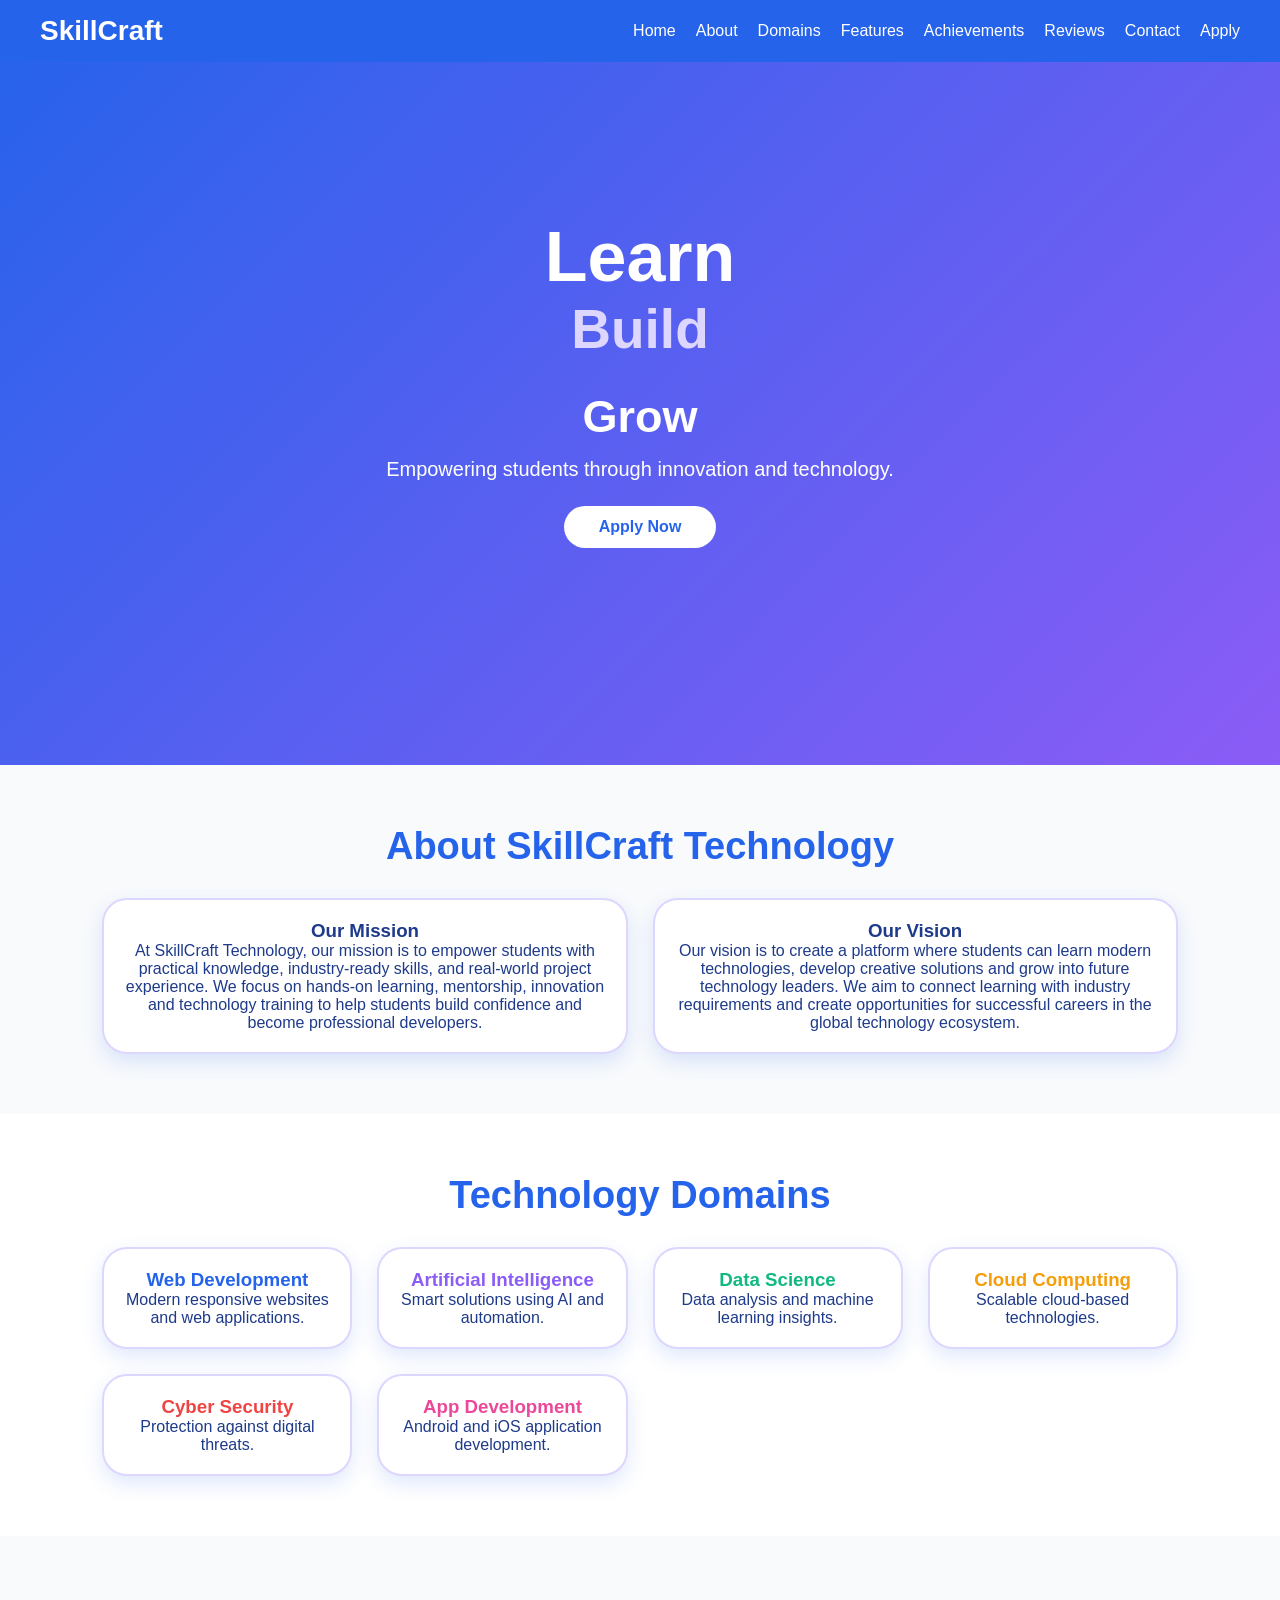
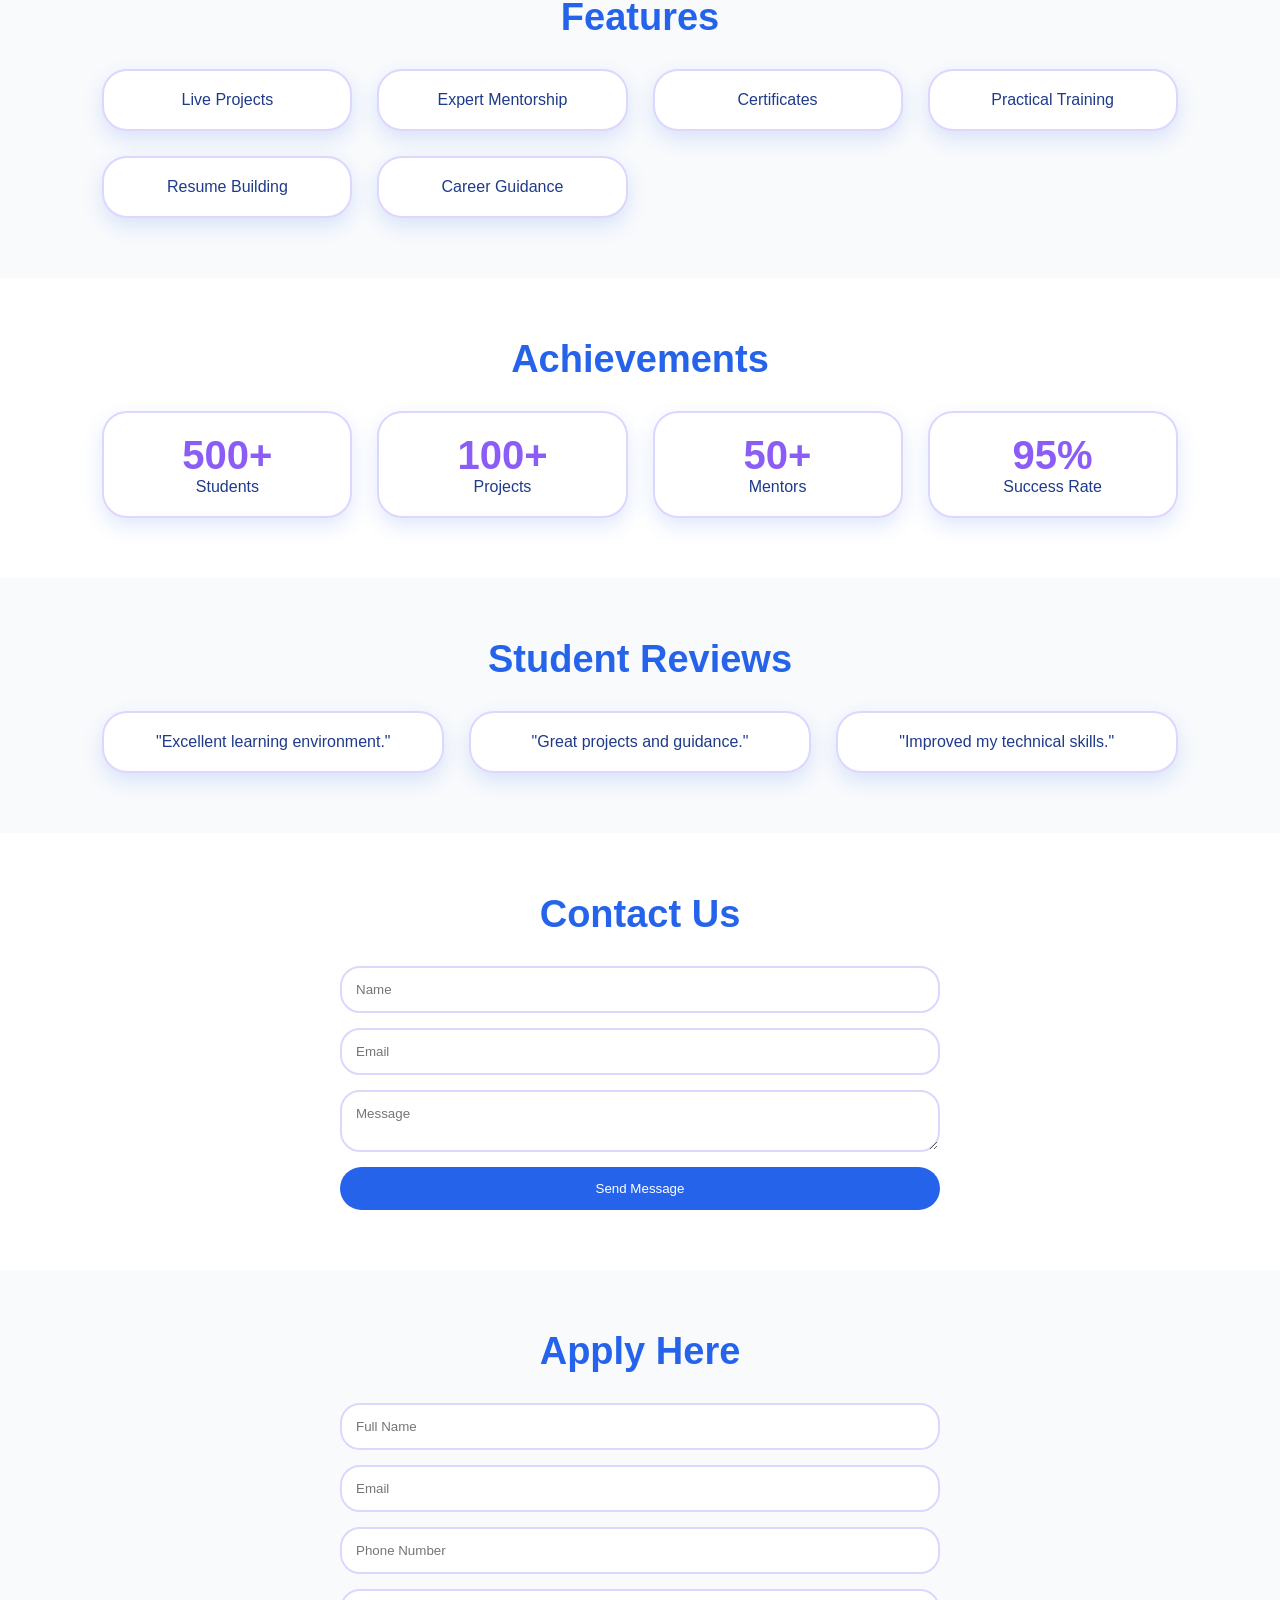
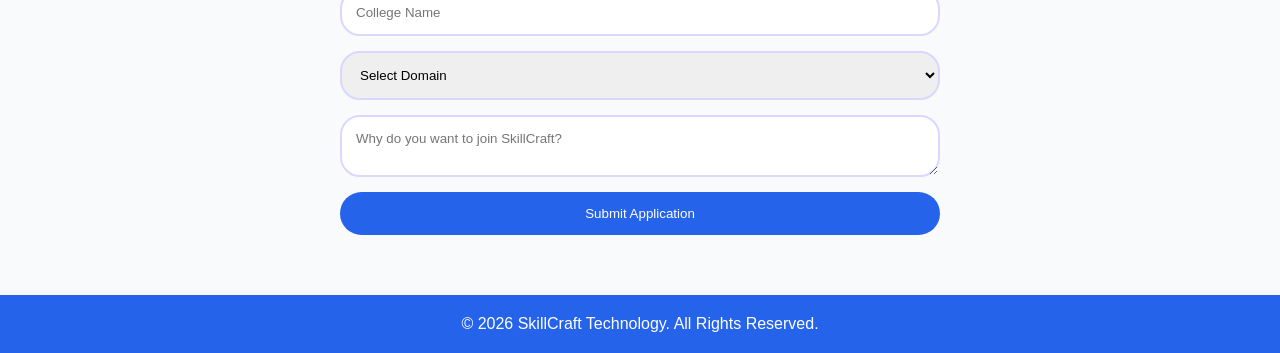
<file: index.html>
<!DOCTYPE html>
<html lang="en">
<head>
<meta charset="UTF-8">
<meta name="viewport" content="width=device-width, initial-scale=1.0">
<title>SkillCraft Technology</title>

<link rel="stylesheet" href="style.css">
</head>

<body>

<nav>
<div class="logo">SkillCraft</div>

<ul>
<li><a href="#home">Home</a></li>
<li><a href="#about">About</a></li>
<li><a href="#domains">Domains</a></li>
<li><a href="#features">Features</a></li>
<li><a href="#achievements">Achievements</a></li>
<li><a href="#reviews">Reviews</a></li>
<li><a href="#contact">Contact</a></li>
<li><a href="#apply">Apply</a></li>
</ul>
</nav>

<section class="hero" id="home">
<h1>Learn</h1>
<h2>Build</h2>
<h3>Grow</h3>

<p>Empowering students through innovation and technology.</p>

<a class="btn" href="#apply">Apply Now</a>
</section>

<section id="about">
<h2>About SkillCraft Technology</h2>

<div class="grid">

<div class="card">
<h3>Our Mission</h3>
<p>
At SkillCraft Technology, our mission is to empower students with practical knowledge,
industry-ready skills, and real-world project experience.
We focus on hands-on learning, mentorship, innovation and technology training
to help students build confidence and become professional developers.
</p>
</div>

<div class="card">
<h3>Our Vision</h3>
<p>
Our vision is to create a platform where students can learn modern technologies,
develop creative solutions and grow into future technology leaders.
We aim to connect learning with industry requirements and create opportunities
for successful careers in the global technology ecosystem.
</p>
</div>

</div>
</section>

<section id="domains">
<h2>Technology Domains</h2>

<div class="grid">

<div class="card">
<h3 class="web">Web Development</h3>
<p>Modern responsive websites and web applications.</p>
</div>

<div class="card">
<h3 class="ai">Artificial Intelligence</h3>
<p>Smart solutions using AI and automation.</p>
</div>

<div class="card">
<h3 class="data">Data Science</h3>
<p>Data analysis and machine learning insights.</p>
</div>

<div class="card">
<h3 class="cloud">Cloud Computing</h3>
<p>Scalable cloud-based technologies.</p>
</div>

<div class="card">
<h3 class="cyber">Cyber Security</h3>
<p>Protection against digital threats.</p>
</div>

<div class="card">
<h3 class="app">App Development</h3>
<p>Android and iOS application development.</p>
</div>

</div>
</section>

<section id="features">
<h2>Features</h2>

<div class="grid">
<div class="card">Live Projects</div>
<div class="card">Expert Mentorship</div>
<div class="card">Certificates</div>
<div class="card">Practical Training</div>
<div class="card">Resume Building</div>
<div class="card">Career Guidance</div>
</div>
</section>

<section id="achievements">
<h2>Achievements</h2>

<div class="grid">

<div class="card">
<div class="counter">500+</div>
Students
</div>

<div class="card">
<div class="counter">100+</div>
Projects
</div>

<div class="card">
<div class="counter">50+</div>
Mentors
</div>

<div class="card">
<div class="counter">95%</div>
Success Rate
</div>

</div>
</section>

<section id="reviews">
<h2>Student Reviews</h2>

<div class="grid">
<div class="card">"Excellent learning environment."</div>
<div class="card">"Great projects and guidance."</div>
<div class="card">"Improved my technical skills."</div>
</div>
</section>

<section id="contact">
<h2>Contact Us</h2>

<form>
<input placeholder="Name">
<input placeholder="Email">
<textarea placeholder="Message"></textarea>
<button>Send Message</button>
</form>
</section>

<section id="apply">
<h2>Apply Here</h2>

<form>
<input placeholder="Full Name">
<input placeholder="Email">
<input placeholder="Phone Number">
<input placeholder="College Name">

<select>
<option>Select Domain</option>
<option>Web Development</option>
<option>AI</option>
<option>Data Science</option>
<option>Cloud Computing</option>
</select>

<textarea placeholder="Why do you want to join SkillCraft?"></textarea>

<button>Submit Application</button>
</form>
</section>

<footer>
© 2026 SkillCraft Technology. All Rights Reserved.
</footer>

<script src="script.js"></script>

</body>
</html>
</file>
<file: style.css>
*{
margin:0;
padding:0;
box-sizing:border-box;
font-family:Arial,sans-serif;
}

html{
scroll-behavior:smooth;
}

body{
background:white;
color:#1e3a8a;
transition:.4s;
}

/* Navbar */

nav{
position:fixed;
top:0;
width:100%;
background:#2563eb;
display:flex;
justify-content:space-between;
align-items:center;
padding:15px 40px;
z-index:999;
}

.logo{
color:white;
font-size:28px;
font-weight:bold;
}

nav ul{
display:flex;
list-style:none;
}

nav ul li{
margin-left:20px;
}

nav a{
color:white;
text-decoration:none;
}

nav a:hover{
color:#ddd6fe;
}

/* Hero */

.hero{
height:85vh;
background:linear-gradient(135deg,#2563eb,#8b5cf6);
display:flex;
justify-content:center;
align-items:center;
flex-direction:column;
text-align:center;
color:white;
}

.hero h1{
font-size:70px;
}

.hero h2{
font-size:55px;
color:#ddd6fe;
}

.hero h3{
font-size:45px;
}

.hero p{
font-size:20px;
margin-top:15px;
}

.btn{
margin-top:25px;
padding:12px 35px;
background:white;
color:#2563eb;
border-radius:30px;
text-decoration:none;
font-weight:bold;
transition:.4s;
}

.btn:hover{
background:#8b5cf6;
color:white;
transform:scale(1.1);
}

/* Sections */

section{
padding:60px 8%;
}

section h2{
text-align:center;
font-size:38px;
margin-bottom:30px;
color:#2563eb;
}

/* Cards */

.grid{
display:grid;
grid-template-columns:repeat(auto-fit,minmax(250px,1fr));
gap:25px;
}

.card{
background:white;
border:2px solid #ddd6fe;
border-radius:25px;
padding:20px;
text-align:center;
box-shadow:0 8px 20px rgba(37,99,235,.15);
transition:.4s;
}

.card:hover{
transform:translateY(-8px);
border-color:#8b5cf6;
box-shadow:0 15px 30px rgba(139,92,246,.3);
}

/* Background */

#about,
#features,
#reviews,
#apply{
background:#f8fafc;
}

#domains,
#achievements,
#contact{
background:white;
}

/* Domain Colors */

.web{color:#2563eb;}
.ai{color:#8b5cf6;}
.data{color:#10b981;}
.cloud{color:#f59e0b;}
.cyber{color:#ef4444;}
.app{color:#ec4899;}

/* Forms */

form{
max-width:600px;
margin:auto;
display:flex;
flex-direction:column;
gap:15px;
}

input,
textarea,
select{
padding:14px;
border-radius:20px;
border:2px solid #ddd6fe;
}

button{
padding:14px;
background:#2563eb;
color:white;
border:none;
border-radius:30px;
cursor:pointer;
}

button:hover{
background:#8b5cf6;
}

/* Counter */

.counter{
font-size:40px;
font-weight:bold;
color:#8b5cf6;
}

/* Footer */

footer{
background:#2563eb;
color:white;
text-align:center;
padding:20px;
}

/* Dark Mode */

.dark{
background:#111827;
color:white;
}

.dark .card{
background:#1f2937;
color:white;
}

/* Responsive */

@media(max-width:768px){

nav{
flex-direction:column;
}

.hero h1{
font-size:50px;
}

}
</file>
